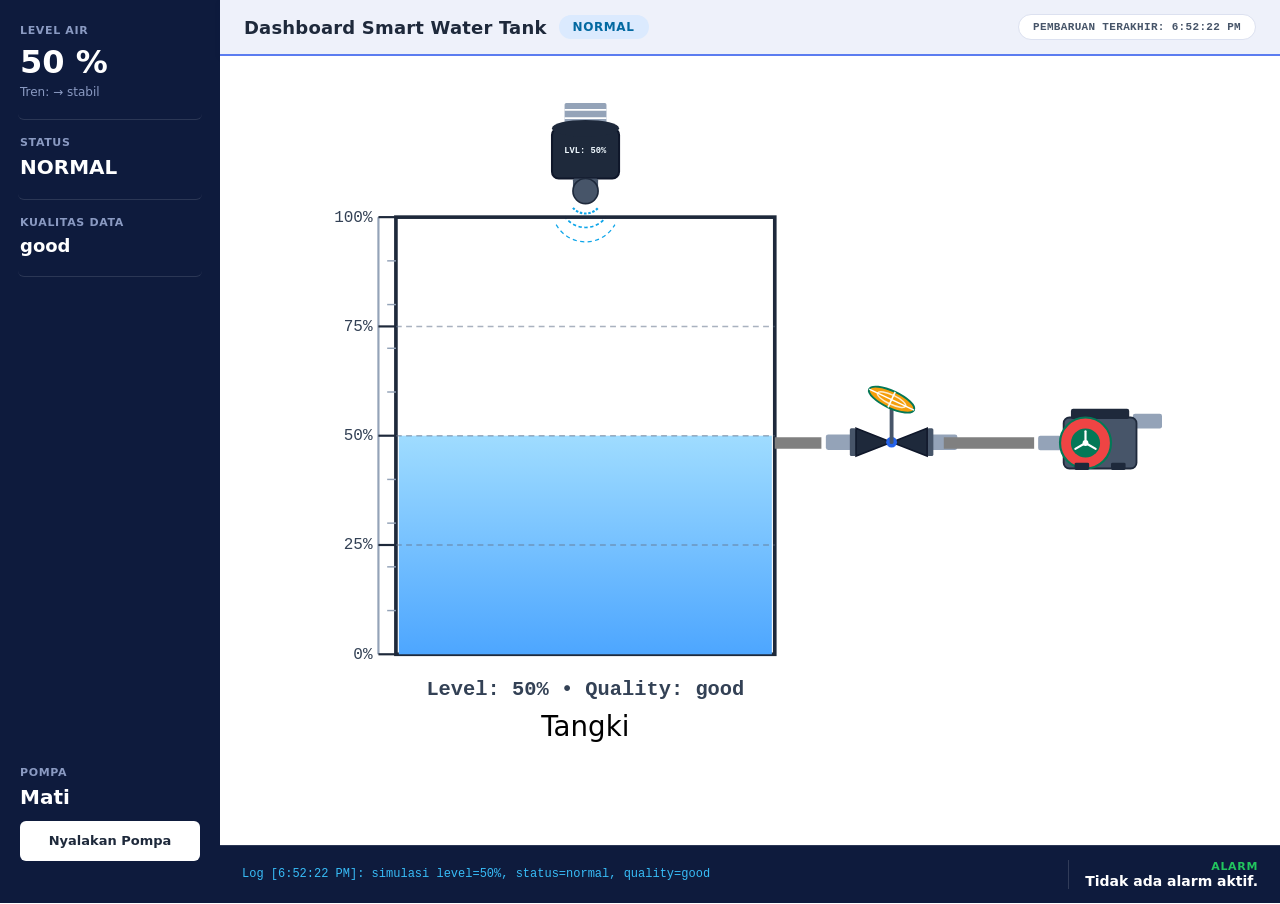
<file: bab2/praktikum1/index.html>
<!DOCTYPE html>
<html lang="id">
<head>
  <meta charset="UTF-8">
  <title>Dashboard Sistem Tangki - Smart Water Tank (Simulasi JS - Bab 2)</title>
  <link rel="stylesheet" href="style.css">
</head>
<body>

<!-- ============================================================
     BAB 2 — versi HTML + CSS + JS SAJA (tanpa Python, tanpa ESP32).
     Markup di bawah ini SENGAJA dibuat 100% identik dengan versi
     Bab 3 (yang nanti terhubung ke ESP32/MicroPython), supaya:
       1. Tampilan (UI) yang dipelajari di Bab 2 tetap terpakai utuh
          di Bab 3 -- tidak perlu belajar ulang HTML/CSS.
       2. Hanya app.js yang berbeda: di Bab 2 data sensor dibuat oleh
          simulator JavaScript (Math.random dkk), di Bab 3 data itu
          diganti dengan data ASLI dari sensor ultrasonic via fetch()
          ke ESP32.
     File ini bisa langsung dibuka dua kali klik (file://) di browser
     manapun, TANPA perlu menjalankan server/Python sama sekali.
     ============================================================ -->
<div class="app-shell" id="app-shell">

  <aside class="sidebar" id="sidebar">
    <div class="side-block" id="card-level" tabindex="0" aria-label="Kartu level air">
      <p class="side-label">Level Air</p>
      <p class="side-value side-value-lg" id="card-level-value">-- %</p>
      <p class="side-trend" id="card-level-trend">Tren: --</p>
    </div>

    <div class="side-block" id="card-status" tabindex="0" aria-label="Kartu status sistem">
      <p class="side-label">Status</p>
      <p class="side-value" id="card-status-value">--</p>
    </div>

    <div class="side-block" id="card-quality" tabindex="0" aria-label="Kartu kualitas data">
      <p class="side-label">Kualitas Data</p>
      <p class="side-value side-value-sm" id="card-quality-value">--</p>
    </div>

    <div class="side-block side-block-pump" id="card-pump" tabindex="0" aria-label="Kartu status pompa">
      <p class="side-label">Pompa</p>
      <p class="side-value" id="card-pump-value">Mati</p>
      <button type="button" class="pump-toggle-btn" id="sidebar-pump-btn">Nyalakan Pompa</button>
    </div>
  </aside>

  <div class="main-area">

    <header class="topbar">
      <div class="topbar-left">
        <h1>Dashboard Smart Water Tank</h1>
        <span class="topbar-status" id="topbar-status">--</span>
      </div>
      <p id="last-update-text" class="last-update">Pembaruan terakhir: menunggu data...</p>
    </header>

    <section class="panel-model" id="panel-model" aria-label="Model visual sistem tangki air">

      <svg viewBox="0 0 700 500"
           xmlns="http://www.w3.org/2000/svg"
           role="img" aria-label="Diagram sensor, tangki, katup, dan pompa">

        <defs>
          <linearGradient id="waterGradient" x1="0%" y1="0%" x2="0%" y2="100%">
            <stop offset="0%" stop-color="#9fdcff"/>
            <stop offset="100%" stop-color="#4da6ff"/>
          </linearGradient>

          <line id="sensorNeckLine" x1="0" y1="0" x2="50" y2="0" stroke="#FFFFFF" stroke-width="2"/>
          <rect id="valvePipeConnector" width="35" height="20" fill="#94A3B8" rx="3"/>
          <rect id="valveFlange" width="8" height="36" fill="#475569" rx="2"/>
          <rect id="pumpPipeConnector" width="40" height="20" fill="#94A3B8" rx="3"/>
          <rect id="pumpFoot" width="20" height="10" rx="2" fill="#1E293B"/>

          <symbol id="sensorSymbol" viewBox="55 10 100 200">
            <rect x="75" y="20" width="50" height="30" fill="#94A3B8" rx="2"/>
            <use href="#sensorNeckLine" x="75" y="28"/>
            <use href="#sensorNeckLine" x="75" y="38"/>

            <rect x="60" y="50" width="80" height="60" rx="8" fill="#1E293B" stroke="#0F172A" stroke-width="2.5"/>
            <ellipse cx="100" cy="50" rx="40" ry="10" fill="#1E293B"/>

            <rect x="85" y="110" width="30" height="15" fill="#475569" rx="2"/>
            <circle cx="100" cy="125" r="15" fill="#475569" stroke="#1E293B" stroke-width="2"/>

            <path d="M 85 145 A 20 20 0 0 0 115 145" fill="none" stroke="var(--status-color,#0EA5E9)" stroke-width="2.5" stroke-dasharray="3,2"/>
            <path d="M 75 155 A 30 30 0 0 0 125 155" fill="none" stroke="var(--status-color,#0EA5E9)" stroke-width="2" stroke-dasharray="4,3"/>
            <path d="M 65 165 A 40 40 0 0 0 135 165" fill="none" stroke="var(--status-color,#0EA5E9)" stroke-width="1.5" stroke-dasharray="5,4"/>
          </symbol>

          <symbol id="valveSymbol" viewBox="10 5 185 130">
            <use href="#valvePipeConnector" x="15" y="90"/>
            <use href="#valvePipeConnector" x="150" y="90"/>

            <use href="#valveFlange" x="46" y="82"/>
            <use href="#valveFlange" x="146" y="82"/>

            <polygon points="54,82 100,100 54,118" fill="#1E293B" stroke="#0F172A" stroke-width="2"/>
            <polygon points="146,82 100,100 146,118" fill="#1E293B" stroke="#0F172A" stroke-width="2"/>

            <circle cx="100" cy="100" r="7" fill="#2563EB"/>
            <line x1="100" y1="100" x2="100" y2="45" stroke="#475569" stroke-width="5" stroke-linecap="round"/>

            <g transform="rotate(25 100 45)">
              <ellipse cx="100" cy="45" rx="32" ry="11" fill="var(--status-fill,#10B981)" stroke="#047857" stroke-width="2.5"/>
              <ellipse cx="100" cy="45" rx="20" ry="6" fill="none" stroke="#FFFFFF" stroke-width="2" opacity="0.8"/>
              <line x1="100" y1="34" x2="100" y2="56" stroke="#FFFFFF" stroke-width="2"/>
              <line x1="68" y1="45" x2="132" y2="45" stroke="#FFFFFF" stroke-width="2"/>
            </g>
          </symbol>

          <symbol id="pumpSymbol" viewBox="10 65 185 100">
            <use href="#pumpPipeConnector" x="15" y="105"/>
            <use href="#pumpPipeConnector" x="145" y="75"/>

            <rect x="50" y="80" width="100" height="70" rx="8" fill="#475569" stroke="#1E293B" stroke-width="2.5"/>
            <rect x="60" y="68" width="80" height="14" rx="3" fill="#1E293B"/>

            <circle cx="80" cy="115" r="35" fill="var(--status-fill,#059669)" stroke="#047857" stroke-width="3"/>
            <circle cx="80" cy="115" r="20" fill="#047857"/>

            <g class="pump-impeller">
              <line x1="80" y1="115" x2="80" y2="99" stroke="#FFFFFF" stroke-width="3" stroke-linecap="round"/>
              <line x1="80" y1="115" x2="94" y2="123" stroke="#FFFFFF" stroke-width="3" stroke-linecap="round"/>
              <line x1="80" y1="115" x2="66" y2="123" stroke="#FFFFFF" stroke-width="3" stroke-linecap="round"/>
              <circle cx="80" cy="115" r="4" fill="#FFFFFF"/>
            </g>

            <use href="#pumpFoot" x="65" y="142"/>
            <use href="#pumpFoot" x="115" y="142"/>
          </symbol>
        </defs>

        <g transform="translate(17,0)">

          <use href="#sensorSymbol" id="instance-sensor-01"
               x="194" y="6" width="58" height="115" class="status-normal"/>

          <text id="sensor-lvl-label" x="220" y="46" text-anchor="middle"
                font-family="monospace" font-size="6" font-weight="bold"
                fill="#F0F9FF">LVL: --%</text>

          <!-- ============ TANGKI ============ -->
          <rect x="90" y="90" width="260" height="300" fill="none" stroke="#1E293B" stroke-width="2.5"/>
          <rect id="water-level" class="water-level" x="92" y="382" width="256" height="8" fill="url(#waterGradient)"/>

          <g id="tank-gridlines" stroke="#64748B" stroke-width="1" stroke-dasharray="4,3" opacity="0.55">
            <line x1="90" y1="165" x2="350" y2="165"/>
            <line x1="90" y1="240" x2="350" y2="240"/>
            <line x1="90" y1="315" x2="350" y2="315"/>
          </g>

          <g id="tank-ruler" font-family="monospace">
            <line x1="78" y1="90" x2="78" y2="390" stroke="#94A3B8" stroke-width="1.5"/>

            <g stroke="#94A3B8" stroke-width="1">
              <line x1="84" y1="120" x2="90" y2="120"/>
              <line x1="84" y1="150" x2="90" y2="150"/>
              <line x1="84" y1="180" x2="90" y2="180"/>
              <line x1="84" y1="210" x2="90" y2="210"/>
              <line x1="84" y1="270" x2="90" y2="270"/>
              <line x1="84" y1="300" x2="90" y2="300"/>
              <line x1="84" y1="330" x2="90" y2="330"/>
              <line x1="84" y1="360" x2="90" y2="360"/>
            </g>

            <g stroke="#1E293B" stroke-width="1.5">
              <line x1="78" y1="90" x2="90" y2="90"/>
              <line x1="78" y1="165" x2="90" y2="165"/>
              <line x1="78" y1="240" x2="90" y2="240"/>
              <line x1="78" y1="315" x2="90" y2="315"/>
              <line x1="78" y1="390" x2="90" y2="390"/>
            </g>
            <g font-size="11" fill="#334155" text-anchor="end">
              <text x="74" y="93">100%</text>
              <text x="74" y="168">75%</text>
              <text x="74" y="243">50%</text>
              <text x="74" y="318">25%</text>
              <text x="74" y="393">0%</text>
            </g>
          </g>

          <line x1="350" y1="245" x2="382" y2="245" stroke="gray" stroke-width="8"/>

          <use href="#valveSymbol" id="instance-valve-01"
               x="382" y="194" width="99" height="69" class="status-warning"/>

          <line x1="466" y1="245" x2="528" y2="245" stroke="gray" stroke-width="8"/>

          <use href="#pumpSymbol" id="instance-pump-01"
               x="528" y="220" width="93" height="50" class="status-critical"
               tabindex="0" role="button" aria-label="Pompa: mati"/>

          <text id="level-label" x="220" y="418" text-anchor="middle"
                font-size="14" font-weight="bold" font-family="monospace" fill="#334155">Level: -- % • Quality: --</text>

          <text x="220" y="446" text-anchor="middle" font-size="19">Tangki</text>

        </g>
      </svg>

    </section>

    <footer class="bottombar">
      <p class="log-text" id="log-text">Log: memulai simulasi...</p>
      <div class="alarm-box" id="panel-alarm" role="alert" aria-live="polite" tabindex="0">
        <span class="alarm-label">Alarm</span>
        <span class="alarm-value" id="alarm-text">Tidak ada alarm aktif.</span>
      </div>
    </footer>

  </div>
</div>

<script src="app.js"></script>
</body>
</html>
</file>
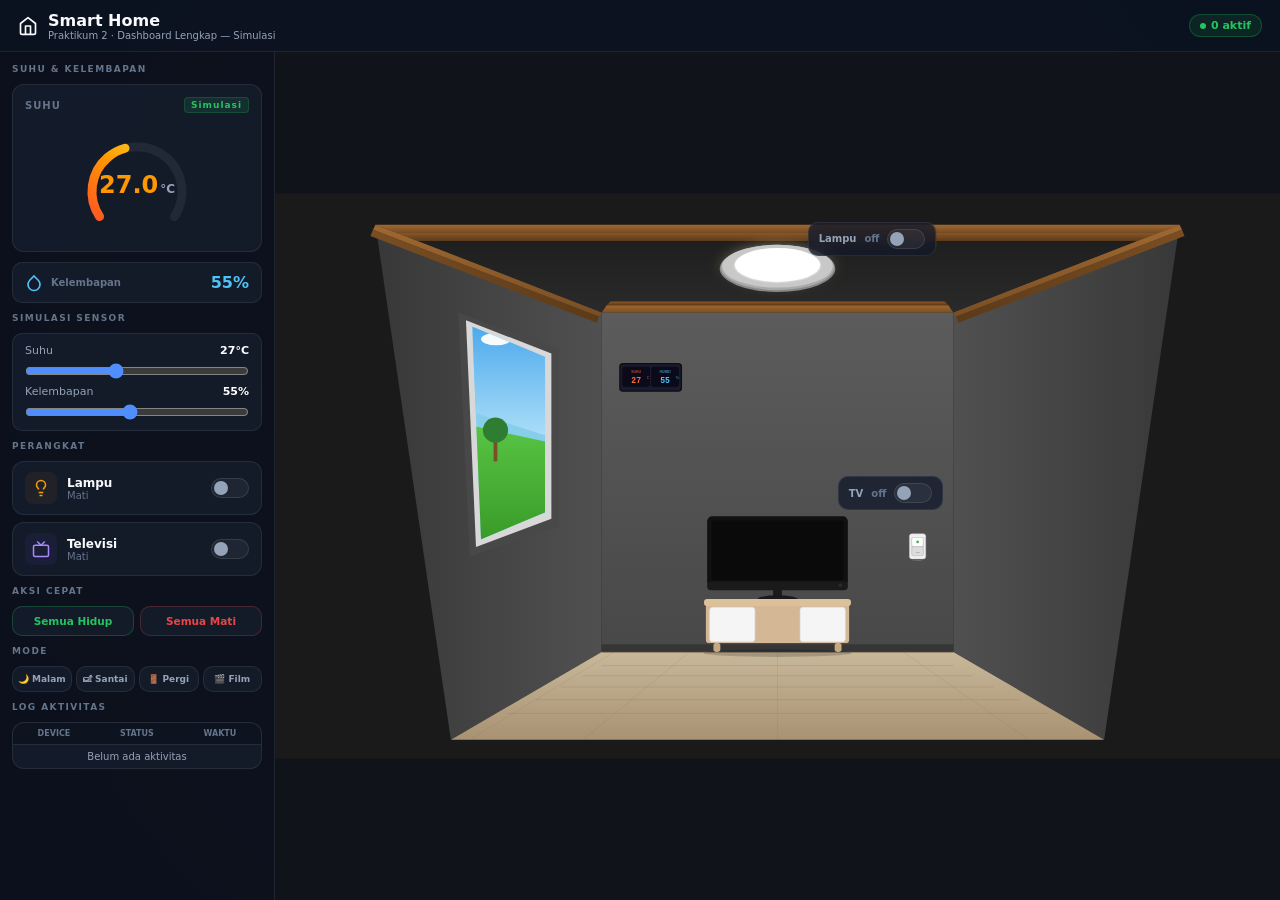
<file: bab2/praktikum2/index.html>
<!DOCTYPE html>
<html lang="id">
<head>
<meta charset="UTF-8">
<meta name="viewport" content="width=device-width,initial-scale=1.0">
<title>Smart Home – Dashboard</title>
<link rel="stylesheet" href="style.css">
</head>
<body>
<div class="app">

<!-- HEADER -->
<header class="hdr">
  <div class="hdr-l">
    <svg width="20" height="20" viewBox="0 0 24 24" fill="none" stroke="currentColor" stroke-width="2" stroke-linecap="round" stroke-linejoin="round"><path d="M3 9l9-7 9 7v11a2 2 0 0 1-2 2H5a2 2 0 0 1-2-2z"/><polyline points="9 22 9 12 15 12 15 22"/></svg>
    <div>
      <div class="hdr-title">Smart Home</div>
      <div class="hdr-sub">Praktikum 2 · Dashboard Lengkap — Simulasi</div>
    </div>
  </div>
  <div class="badge"><span class="dot"></span><span id="badgeTxt">0 aktif</span></div>
</header>

<div class="main">

  <!-- PANEL KIRI: Sensor + Perangkat -->
  <aside class="panel">

    <!-- Suhu -->
    <div class="sec-title">Suhu & Kelembapan</div>
    <div class="alert-buzzer" id="alertBuzzer">
      <span>&#9888;</span>
      <span id="alertMsg">Alarm aktif!</span>
    </div>
    <div class="gauge-box">
      <div class="gauge-hdr"><span>SUHU</span><span class="badge-sm">Simulasi</span></div>
      <div class="circ">
        <svg viewBox="0 0 160 160" width="120" height="120">
          <path d="M 30 130 A 60 60 0 1 1 130 130" fill="none" stroke="rgba(255,255,255,.06)" stroke-width="12" stroke-linecap="round"/>
          <path id="gaugeFill" d="M 30 130 A 60 60 0 1 1 130 130" fill="none" stroke="url(#tg)" stroke-width="12" stroke-linecap="round" stroke-dasharray="282.7" stroke-dashoffset="141" style="transition:stroke-dashoffset .6s"/>
          <defs><linearGradient id="tg" x1="0%" y1="100%" x2="100%" y2="0%"><stop offset="0%" stop-color="#FF5722"/><stop offset="50%" stop-color="#FF9800"/><stop offset="100%" stop-color="#FFEB3B"/></linearGradient></defs>
        </svg>
        <div class="gauge-val"><span id="tempNum">--</span><span class="g-unit">°C</span></div>
      </div>
    </div>
    <div class="humid-row">
      <svg width="18" height="18" viewBox="0 0 24 24" fill="none" stroke="#4FC3F7" stroke-width="2.2"><path d="M12 2.69l5.66 5.66a8 8 0 1 1-11.31 0z"/></svg>
      <span class="humid-lbl">Kelembapan</span>
      <span class="humid-val"><span id="humNum">--</span>%</span>
    </div>

    <!-- Simulasi slider -->
    <div class="sec-title">Simulasi Sensor</div>
    <div class="sim-box">
      <div class="sim-row"><span>Suhu</span><span id="simTval">27°C</span></div>
      <input type="range" id="simTemp" min="15" max="45" value="27" oninput="simUpdate()">
      <div class="sim-row"><span>Kelembapan</span><span id="simHval">55%</span></div>
      <input type="range" id="simHum" min="20" max="95" value="55" oninput="simUpdate()">
    </div>

    <!-- Perangkat -->
    <div class="sec-title">Perangkat</div>
    <div class="dev-list">
      <div class="dev-card" id="card-lamp">
        <div class="dev-ico ico-lamp">
          <svg width="18" height="18" viewBox="0 0 24 24" fill="none" stroke="currentColor" stroke-width="2"><line x1="9" y1="18" x2="15" y2="18"/><line x1="10" y1="22" x2="14" y2="22"/><path d="M15.09 14c.18-.98.65-1.74 1.41-2.5A4.65 4.65 0 0 0 18 8 6 6 0 0 0 6 8c0 1 .23 2.23 1.5 3.5A4.61 4.61 0 0 1 8.91 14"/></svg>
        </div>
        <div class="dev-info"><div class="dev-name">Lampu</div><div class="dev-st" id="st-lamp">Mati</div></div>
        <label class="tgl"><input type="checkbox" id="tgl-lamp" onchange="handleToggle('lamp',this.checked)"><span class="tgl-track"><span class="tgl-thumb"></span></span></label>
      </div>
      <div class="dev-card" id="card-tv">
        <div class="dev-ico ico-tv">
          <svg width="18" height="18" viewBox="0 0 24 24" fill="none" stroke="currentColor" stroke-width="2"><rect x="2" y="7" width="20" height="15" rx="2"/><polyline points="17 2 12 7 7 2"/></svg>
        </div>
        <div class="dev-info"><div class="dev-name">Televisi</div><div class="dev-st" id="st-tv">Mati</div></div>
        <label class="tgl"><input type="checkbox" id="tgl-tv" onchange="handleToggle('tv',this.checked)"><span class="tgl-track"><span class="tgl-thumb"></span></span></label>
      </div>
    </div>

    <!-- Aksi cepat & Mode -->
    <div class="sec-title">Aksi Cepat</div>
    <div class="quick-row">
      <button class="qbtn qbtn-on" onclick="setAll(true)">Semua Hidup</button>
      <button class="qbtn qbtn-off" onclick="setAll(false)">Semua Mati</button>
    </div>
    <div class="sec-title">Mode</div>
    <div class="mode-row">
      <button class="mbtn" onclick="activateMode('night')">🌙 Malam</button>
      <button class="mbtn" onclick="activateMode('relax')">🛋 Santai</button>
      <button class="mbtn" onclick="activateMode('away')">🚪 Pergi</button>
      <button class="mbtn" onclick="activateMode('movie')">🎬 Film</button>
    </div>

    <!-- Log -->
    <div class="sec-title">Log Aktivitas</div>
    <div class="log-box">
      <table class="log-tbl">
        <thead><tr><th>Device</th><th>Status</th><th>Waktu</th></tr></thead>
        <tbody id="logBody"><tr><td colspan="3" class="log-empty">Belum ada aktivitas</td></tr></tbody>
      </table>
    </div>

  </aside>

  <!-- RUANGAN SVG -->
  <section class="room-sec">
    <div class="room-wrap">
      <svg id="room" viewBox="0 0 1600 900" xmlns="http://www.w3.org/2000/svg"></svg>
      <!-- Overlay kontrol di atas SVG -->
      <div class="ovl ovl-lamp" id="ovl-lamp">
        <div class="ovl-lbl">Lampu</div>
        <div class="ovl-st" id="ovl-st-lamp">off</div>
        <label class="tgl"><input type="checkbox" id="tgl-lamp-o" onchange="handleToggle('lamp',this.checked)"><span class="tgl-track"><span class="tgl-thumb"></span></span></label>
      </div>
      <div class="ovl ovl-tv" id="ovl-tv">
        <div class="ovl-lbl">TV</div>
        <div class="ovl-st" id="ovl-st-tv">off</div>
        <label class="tgl"><input type="checkbox" id="tgl-tv-o" onchange="handleToggle('tv',this.checked)"><span class="tgl-track"><span class="tgl-thumb"></span></span></label>
      </div>
    </div>
  </section>

</div><!-- /main -->
</div><!-- /app -->

<!-- Toast -->
<div class="toast" id="_t"></div>

<script src="app.js"></script>
</body>
</html>
</file>
<file: bab2/praktikum1/style.css>
/* ============ NOMOR 7: class status (PERSIS SAMA seperti file asli) ============ */
.status-normal   { --status-color:#0EA5E9; --status-fill:#10B981; }
.status-warning  { --status-color:#F59E0B; --status-fill:#F59E0B; }
.status-critical { --status-color:#EF4444; --status-fill:#EF4444; }
.status-offline  { --status-color:#94A3B8; --status-fill:#94A3B8; }

/* ============ NOMOR 8 (PERSIS SAMA seperti file asli) ============ */
.water-level {
  transform-box: view-box;
  transform-origin: 200px 340px;
  transition: transform 1s ease-in-out, y 1s ease-in-out, height 1s ease-in-out;
}
.water-level.level-low {
  transform: scaleY(0.46);
}

@keyframes spin {
  from { transform: rotate(0deg); }
  to   { transform: rotate(360deg); }
}

.pump-impeller {
  transform-box: view-box;
  transform-origin: 80px 115px;
  animation: spin 1.2s linear infinite;
  animation-play-state: var(--pump-state, paused);
}
.pump-running { --pump-state: running; }

@media (prefers-reduced-motion: reduce) {
  .pump-impeller { animation: none; }
  .water-level   { transition: none; }
}

#instance-pump-01 { cursor: pointer; }
#instance-pump-01:focus {
  outline: 3px solid #38BDF8;
  outline-offset: 3px;
}

/* ============================================================
   LAYOUT LUAR: sidebar kiri + header (navbar) + bar log/alarm bawah.
   ============================================================ */

:root {
  --navy: #0e1b3d;
  --navy-text-dim: #8a9ac2;
  --topbar-bg: #eef1fa;
  --accent: #5b7cf0;
  --green: #22c55e;
  --amber: #f59e0b;
  --red: #ef4444;
  --gray: #94a3b8;
  --text-dark: #1e293b;
}

* { box-sizing: border-box; }

html, body { height: 100%; }

body {
  margin: 0;
  font-family: system-ui, "Segoe UI", sans-serif;
  background: #FFFFFF;
  color: var(--text-dark);
}

.app-shell {
  display: flex;
  min-height: 100vh;
  width: 100%;
}

/* ---- sidebar ---- */
.sidebar {
  flex: 0 0 220px;
  background: var(--navy);
  color: #FFFFFF;
  padding: 22px 18px;
  display: flex;
  flex-direction: column;
  gap: 0;
}

/* Setiap blok diberi pembatas garis tipis supaya tiap kartu info
   terlihat jelas terpisah satu sama lain (bukan menyatu). */
.side-block {
  border-radius: 6px;
  padding: 16px 2px 20px;
  border-bottom: 1px solid rgba(255, 255, 255, 0.12);
}
.side-block:first-child { padding-top: 2px; }
.side-block-pump {
  border-bottom: none;
  margin-top: auto;
}
.side-block:focus {
  outline: 2px solid #38BDF8;
  outline-offset: 3px;
}

.side-label {
  margin: 0 0 6px;
  font-size: 11px;
  font-weight: 700;
  letter-spacing: 0.06em;
  text-transform: uppercase;
  color: var(--navy-text-dim);
}

.side-value {
  margin: 0;
  font-size: 20px;
  font-weight: 700;
  color: #FFFFFF;
}
.side-value-lg { font-size: 32px; }
.side-value-sm { font-size: 18px; }

#card-status-value.status-warning-text  { color: var(--amber); }
#card-status-value.status-critical-text { color: var(--red); }
#card-status-value.status-offline-text  { color: var(--gray); }
#card-pump-value.pump-on  { color: var(--green); }
#card-pump-value.pump-off { color: var(--navy-text-dim); }

.side-trend {
  margin: 4px 0 0;
  font-size: 12px;
  color: var(--navy-text-dim);
}

.pump-toggle-btn {
  margin-top: 12px;
  width: 100%;
  padding: 10px 12px;
  font-family: inherit;
  font-size: 13px;
  font-weight: 600;
  border-radius: 6px;
  border: none;
  background: #FFFFFF;
  color: var(--text-dark);
  cursor: pointer;
  min-height: 40px;
  transition: background .15s ease, transform .1s ease;
}
.pump-toggle-btn:hover { background: #E2E8F0; }
.pump-toggle-btn:active { transform: translateY(1px); }
.pump-toggle-btn:focus {
  outline: 2px solid #38BDF8;
  outline-offset: 2px;
}

/* ---- area utama ---- */
.main-area {
  flex: 1 1 auto;
  display: flex;
  flex-direction: column;
  min-width: 0;
}

/* ---- topbar / navbar ----
   - flex-wrap: nowrap secara default supaya judul + badge status
     SELALU tetap berada di dalam baris navbar, tidak pernah
     "turun" dan terlihat seperti bagian dari konten utama.
   - garis pemisah bawah tegas (2px, warna aksen)
   - "Pembaruan terakhir" dibungkus jadi pill/badge supaya menonjol */
.topbar {
  background: var(--topbar-bg);
  border-bottom: 2px solid var(--accent);
  box-shadow: 0 2px 6px rgba(14, 27, 61, 0.08);
  padding: 14px 24px;
  display: flex;
  align-items: center;
  justify-content: space-between;
  gap: 16px;
  flex-wrap: nowrap;
}
.topbar-left {
  display: flex;
  align-items: center;
  gap: 12px;
  flex-wrap: nowrap;
  min-width: 0;
}
.topbar h1 {
  margin: 0;
  font-size: 18px;
  font-weight: 700;
  letter-spacing: 0.01em;
  color: var(--text-dark);
  white-space: nowrap;
}

/* Badge status "NORMAL / WARNING / CRITICAL / OFFLINE" -- HANYA
   tampil di sini (navbar). Tidak ada teks status duplikat di
   panel diagram. */
.topbar-status {
  font-size: 12px;
  font-weight: 800;
  letter-spacing: 0.05em;
  text-transform: uppercase;
  padding: 5px 14px;
  border-radius: 999px;
  background: #E2E8F0;
  color: #475569;
  white-space: nowrap;
  flex-shrink: 0;
}
.topbar-status.st-normal   { background: #DBEAFE; color: #0369A1; }
.topbar-status.st-warning  { background: #FEF3C7; color: #B45309; }
.topbar-status.st-critical { background: #FEE2E2; color: #B91C1C; }
.topbar-status.st-offline  { background: #F1F5F9; color: #64748B; }

.last-update {
  margin: 0;
  font-size: 11px;
  font-weight: 600;
  letter-spacing: 0.03em;
  text-transform: uppercase;
  color: #475569;
  font-family: monospace;
  background: #FFFFFF;
  border: 1px solid #DCE1F0;
  border-radius: 999px;
  padding: 6px 14px;
  white-space: nowrap;
  flex-shrink: 0;
}

/* panel-model membungkus SVG diagram (tangki + katup + pompa).
   Dibuat lebih tinggi/lebar dan tetap center secara horizontal
   & vertikal supaya diagram terlihat besar dan pas di tengah
   ruang yang tersedia. */
.panel-model {
  flex: 1 1 auto;
  display: flex;
  align-items: center;
  justify-content: center;
  background: #FFFFFF;
  padding: 30px 20px;
  min-height: 580px;
}
.panel-model svg {
  width: 100%;
  max-width: 1050px;
  height: auto;
  display: block;
  margin: 0 auto;
}

/* ---- bar bawah: log + alarm ---- */
.bottombar {
  background: var(--navy);
  color: #FFFFFF;
  padding: 14px 22px;
  display: flex;
  align-items: center;
  justify-content: space-between;
  gap: 16px;
  flex-wrap: wrap;
  border-top: 1px solid rgba(255, 255, 255, 0.12);
}

.log-text {
  margin: 0;
  font-family: monospace;
  font-size: 12px;
  color: #38BDF8;
  max-width: 60%;
}

.alarm-box {
  display: flex;
  flex-direction: column;
  align-items: flex-end;
  text-align: right;
  padding-left: 16px;
  border-left: 1px solid rgba(255, 255, 255, 0.15);
}
.alarm-box:focus {
  outline: 2px solid #38BDF8;
  outline-offset: 3px;
}
.alarm-label {
  font-size: 11px;
  font-weight: 700;
  letter-spacing: 0.06em;
  text-transform: uppercase;
  color: var(--green);
}
.alarm-value {
  font-size: 14px;
  font-weight: 700;
  color: #FFFFFF;
}
.alarm-box.alarm-warning .alarm-label  { color: var(--amber); }
.alarm-box.alarm-critical .alarm-label { color: var(--red); }
.alarm-box.alarm-offline .alarm-label  { color: var(--gray); }

/* ---- responsif ---- */
@media (max-width: 820px) {
  .app-shell { flex-direction: column; }
  .sidebar {
    flex: none;
    width: 100%;
    flex-direction: row;
    flex-wrap: wrap;
    gap: 16px;
    padding: 16px;
  }
  .side-block { flex: 1 1 140px; border-bottom: none; padding: 0; }
  .side-block-pump { margin-top: 0; flex: 1 1 100%; }
  .topbar { flex-wrap: wrap; }
  .topbar-left { flex-wrap: wrap; }
  .panel-model { min-height: 420px; padding: 16px; }
  .bottombar { flex-direction: column; align-items: flex-start; }
  .alarm-box { align-items: flex-start; text-align: left; border-left: none; padding-left: 0; }
  .log-text { max-width: 100%; }
}
</file>
<file: bab2/praktikum2/style.css>
:root{--card:rgba(30,41,59,.45);--sidebar:rgba(13,18,30,.85);--border:rgba(255,255,255,.08);--accent:#4f8eff;--green:#22c55e;--red:#ef4444;--amber:#f59e0b;--sec:#94a3b8;--muted:#64748b;}
*,*::before,*::after{box-sizing:border-box;margin:0;padding:0;}
html,body{height:100%;font-family:system-ui,-apple-system,sans-serif;background:radial-gradient(circle at 50% 50%,#111827,#030712);color:#f8fafc;overflow:hidden;-webkit-font-smoothing:antialiased;}
.app{display:flex;flex-direction:column;height:100vh;}

/* HEADER */
.hdr{display:flex;align-items:center;justify-content:space-between;padding:0 18px;height:52px;background:rgba(13,19,33,.9);border-bottom:1px solid var(--border);flex-shrink:0;}
.hdr-l{display:flex;align-items:center;gap:10px;}
.hdr-title{font-size:16px;font-weight:700;}
.hdr-sub{font-size:10px;color:var(--sec);}

/* BADGE */
.badge{display:flex;align-items:center;gap:5px;padding:4px 10px;background:rgba(34,197,94,.1);border:1px solid rgba(34,197,94,.25);border-radius:999px;font-size:11px;font-weight:600;color:var(--green);}
.badge-sm{font-size:9px;font-weight:700;color:var(--green);background:rgba(34,197,94,.12);padding:2px 6px;border-radius:4px;border:1px solid rgba(34,197,94,.2);}
.dot{width:6px;height:6px;border-radius:50%;background:var(--green);animation:pulse 2s infinite;}
@keyframes pulse{0%,100%{opacity:1;transform:scale(1);}50%{opacity:.4;transform:scale(.85);}}

/* LAYOUT */
.main{display:flex;flex:1;overflow:hidden;}
.panel{width:275px;flex-shrink:0;background:var(--sidebar);padding:12px;display:flex;flex-direction:column;gap:10px;overflow-y:auto;border-right:1px solid var(--border);}
.panel::-webkit-scrollbar{width:3px;}
.panel::-webkit-scrollbar-thumb{background:rgba(255,255,255,.12);border-radius:3px;}
.sec-title{font-size:9px;font-weight:700;text-transform:uppercase;letter-spacing:1.4px;color:var(--muted);}

/* GAUGE SUHU */
.gauge-box{display:flex;flex-direction:column;align-items:center;background:var(--card);border:1px solid var(--border);border-radius:12px;padding:12px;}
.gauge-hdr{display:flex;justify-content:space-between;align-items:center;width:100%;margin-bottom:4px;font-size:10px;font-weight:700;color:var(--muted);letter-spacing:1px;}
.circ{position:relative;width:120px;height:120px;margin-top:2px;}
.gauge-val{position:absolute;top:55%;left:50%;transform:translate(-50%,-50%);display:flex;align-items:baseline;gap:2px;font-size:24px;font-weight:800;color:#ff9800;}
.g-unit{font-size:12px;font-weight:600;color:var(--sec);}

/* KELEMBAPAN */
.humid-row{display:flex;align-items:center;gap:8px;padding:10px 12px;background:var(--card);border:1px solid var(--border);border-radius:10px;}
.humid-lbl{flex:1;font-size:10px;font-weight:600;color:var(--muted);}
.humid-val{font-size:16px;font-weight:700;color:#4FC3F7;}

/* ALERT */
.alert-buzzer{display:none;align-items:center;gap:8px;padding:8px 12px;background:rgba(239,68,68,.15);border:1.5px solid rgba(239,68,68,.5);border-radius:10px;font-size:11px;font-weight:600;color:#ef4444;animation:alertPulse 1s ease-in-out infinite;}
@keyframes alertPulse{0%,100%{border-color:rgba(239,68,68,.5);background:rgba(239,68,68,.15);}50%{border-color:rgba(239,68,68,.9);background:rgba(239,68,68,.28);}}

/* SIMULASI SLIDER */
.sim-box{background:var(--card);border:1px solid var(--border);border-radius:10px;padding:10px 12px;display:flex;flex-direction:column;gap:6px;}
.sim-row{display:flex;justify-content:space-between;font-size:11px;color:var(--sec);}
.sim-row span:last-child{font-weight:700;color:#fff;}
input[type=range]{width:100%;accent-color:var(--accent);cursor:pointer;}

/* PERANGKAT */
.dev-list{display:flex;flex-direction:column;gap:7px;}
.dev-card{display:flex;align-items:center;gap:10px;padding:10px 12px;background:var(--card);border:1.5px solid var(--border);border-radius:12px;transition:.2s;}
.dev-card.is-on{border-color:rgba(79,142,255,.4);box-shadow:0 0 10px rgba(79,142,255,.12);}
.dev-ico{width:32px;height:32px;border-radius:8px;display:flex;align-items:center;justify-content:center;border:1px solid transparent;}
.ico-lamp{background:rgba(245,158,11,.06);color:var(--amber);}
.ico-tv{background:rgba(139,92,246,.06);color:#a78bfa;}
.dev-card.is-on .ico-lamp{background:rgba(245,158,11,.16);border-color:rgba(245,158,11,.25);}
.dev-card.is-on .ico-tv{background:rgba(139,92,246,.16);border-color:rgba(139,92,246,.25);}
.dev-info{flex:1;}
.dev-name{font-size:12px;font-weight:600;}
.dev-st{font-size:10px;color:var(--muted);transition:.2s;}
.dev-card.is-on .dev-st{color:var(--green);}

/* TOGGLE SWITCH */
.tgl{position:relative;width:38px;height:20px;flex-shrink:0;cursor:pointer;}
.tgl input{position:absolute;opacity:0;width:0;height:0;}
.tgl-track{display:block;width:100%;height:100%;background:rgba(255,255,255,.05);border:1px solid rgba(255,255,255,.1);border-radius:999px;position:relative;transition:.2s;}
.tgl-thumb{position:absolute;top:2px;left:2px;width:14px;height:14px;border-radius:50%;background:var(--sec);transition:.2s;}
.tgl input:checked+.tgl-track{background:var(--accent);border-color:var(--accent);}
.tgl input:checked+.tgl-track .tgl-thumb{transform:translateX(18px);background:#fff;}

/* AKSI CEPAT */
.quick-row{display:grid;grid-template-columns:1fr 1fr;gap:6px;}
.qbtn{padding:8px 4px;border:1.5px solid var(--border);border-radius:10px;font-size:10.5px;font-weight:600;cursor:pointer;font-family:inherit;background:var(--card);color:var(--sec);transition:.2s;}
.qbtn-on{color:var(--green);border-color:rgba(34,197,94,.25);}
.qbtn-off{color:var(--red);border-color:rgba(239,68,68,.25);}
.qbtn:hover{opacity:.8;}

/* MODE */
.mode-row{display:grid;grid-template-columns:repeat(4,1fr);gap:4px;}
.mbtn{padding:7px 2px;background:var(--card);border:1.5px solid var(--border);border-radius:10px;font-size:9px;font-weight:600;color:var(--sec);cursor:pointer;font-family:inherit;transition:.2s;text-align:center;}
.mbtn:hover{color:#fff;background:rgba(255,255,255,.08);}

/* LOG */
.log-box{background:var(--card);border:1.5px solid var(--border);border-radius:12px;overflow:hidden;max-height:130px;overflow-y:auto;}
.log-tbl{width:100%;border-collapse:collapse;font-size:10px;}
.log-tbl th{padding:6px 8px;background:rgba(0,0,0,.25);font-weight:700;color:var(--muted);text-transform:uppercase;font-size:8px;border-bottom:1px solid var(--border);position:sticky;top:0;}
.log-tbl td{padding:6px 8px;border-bottom:1px solid rgba(255,255,255,.02);color:var(--sec);}
.log-tbl tr:last-child td{border-bottom:none;}
.log-empty{text-align:center;padding:12px;color:var(--muted);font-size:10px;}

/* RUANGAN SVG */
.room-sec{flex:1;position:relative;overflow:hidden;background:#11131a;display:flex;align-items:center;justify-content:center;}
.room-wrap{position:relative;width:100%;height:100%;display:flex;align-items:center;justify-content:center;}
#room{width:100%;height:100%;object-fit:contain;}

/* OVERLAY */
.ovl{position:absolute;background:rgba(15,23,42,.75);backdrop-filter:blur(10px);border:1.5px solid rgba(255,255,255,.08);border-radius:10px;padding:6px 10px;display:flex;align-items:center;gap:8px;z-index:30;transition:.2s;}
.ovl.is-on{border-color:var(--accent);}
.ovl-lamp{top:20%;left:53%;}
.ovl-tv{top:50%;left:56%;}
.ovl-lbl{font-size:10px;font-weight:700;color:var(--sec);}
.ovl-st{font-size:10px;font-weight:600;color:var(--muted);}
.ovl.is-on .ovl-st{color:var(--green);}

/* SVG ANIMASI */
@keyframes spin{to{transform:rotate(360deg);}}
#hangingLamp .bl{transition:opacity .5s,fill .5s;}
#hangingLamp.lamp-on .bl{fill:#FFF;opacity:1;}
#hangingLamp.lamp-off .bl{fill:#666;opacity:.7;}
#hangingLamp .cg{transition:opacity .5s;}
#hangingLamp.lamp-on .cg{opacity:1;}
#hangingLamp.lamp-off .cg{opacity:0;}
.tv-scr{transition:fill .4s;}
.tv-on .tv-scr{fill:#0d47a1!important;}

/* TOAST */
.toast{position:fixed;bottom:20px;left:50%;transform:translateX(-50%) translateY(60px);background:rgba(15,23,42,.9);border:1px solid rgba(255,255,255,.1);color:#fff;border-radius:10px;padding:10px 20px;font-size:12px;font-weight:500;opacity:0;transition:transform .3s,opacity .25s;pointer-events:none;z-index:9999;}
.toast.show{opacity:1;transform:translateX(-50%) translateY(0);}

@media(max-width:900px){.main{flex-direction:column;overflow-y:auto;}.panel{width:100%;height:auto;border:none;}.room-sec{height:400px;flex:none;}}
</file>
